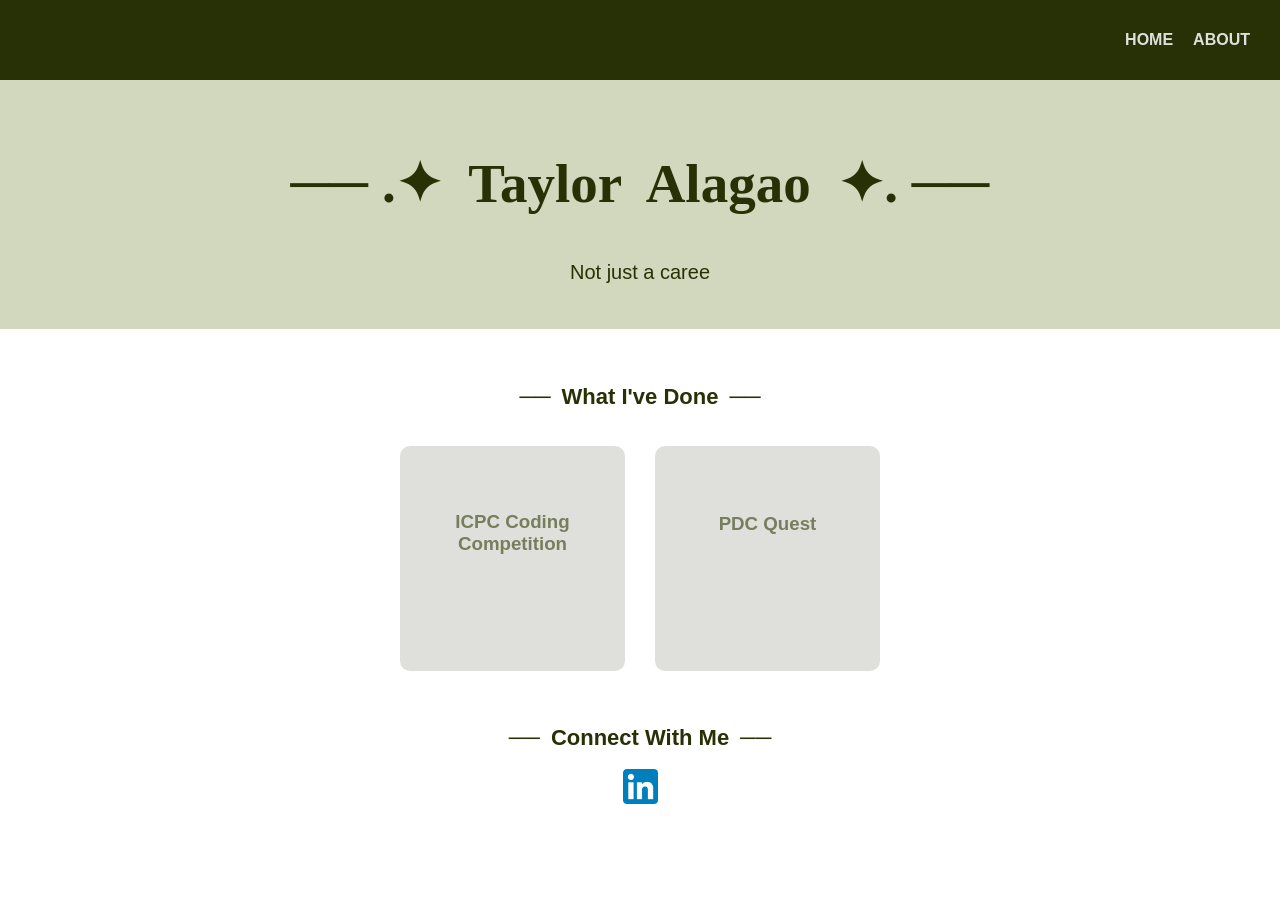
<file: index.html>
<!DOCTYPE html>
<html>

<head>
    <meta charset="UTF-8">
    <title>Portfolio</title>
    <link rel="stylesheet" href="style.css">
</head>

<nav class="navbar">
    <div class="logo"></div>

    <ul class="nav-links" id="navLinks">
        <li><strong><a href="/index.html">HOME</a></strong></li>
        <li><strong><a href="pages/AboutMe.html">ABOUT</a></strong></li>
    </ul>

    <div class="hamburger" id="hamburger">
        ☰
    </div>
</nav>

<section id="homeheading">
    <h2>── .✦&ensp;Taylor&ensp;Alagao&ensp;✦. ──</h2>
    <p id="intro"></p>
</section>
<br>
<br>
<body>
    <h2>──&ensp;What I've Done&ensp;──</h2>
    <br>
    <div class="projects-section">
        <div class="projects">
            <div class="project" data-url="/projects/ICPC.html">
                <h3>ICPC Coding Competition</h3>
                <p>2023 & 2024 Participant.</p>
            </div>

            <div class="project" data-url="/projects/pdc.html">
                <h3>PDC Quest</h3>
                <p>Graphic Designer & Website Developer.</p>
            </div>
        </div>
    </div>
<br>
<br>
    <h2>──&ensp;Connect With Me&ensp;──</h2>
    <div id="connects"></div>
    <script src="script.js"></script>
</body>

</html>
</file>
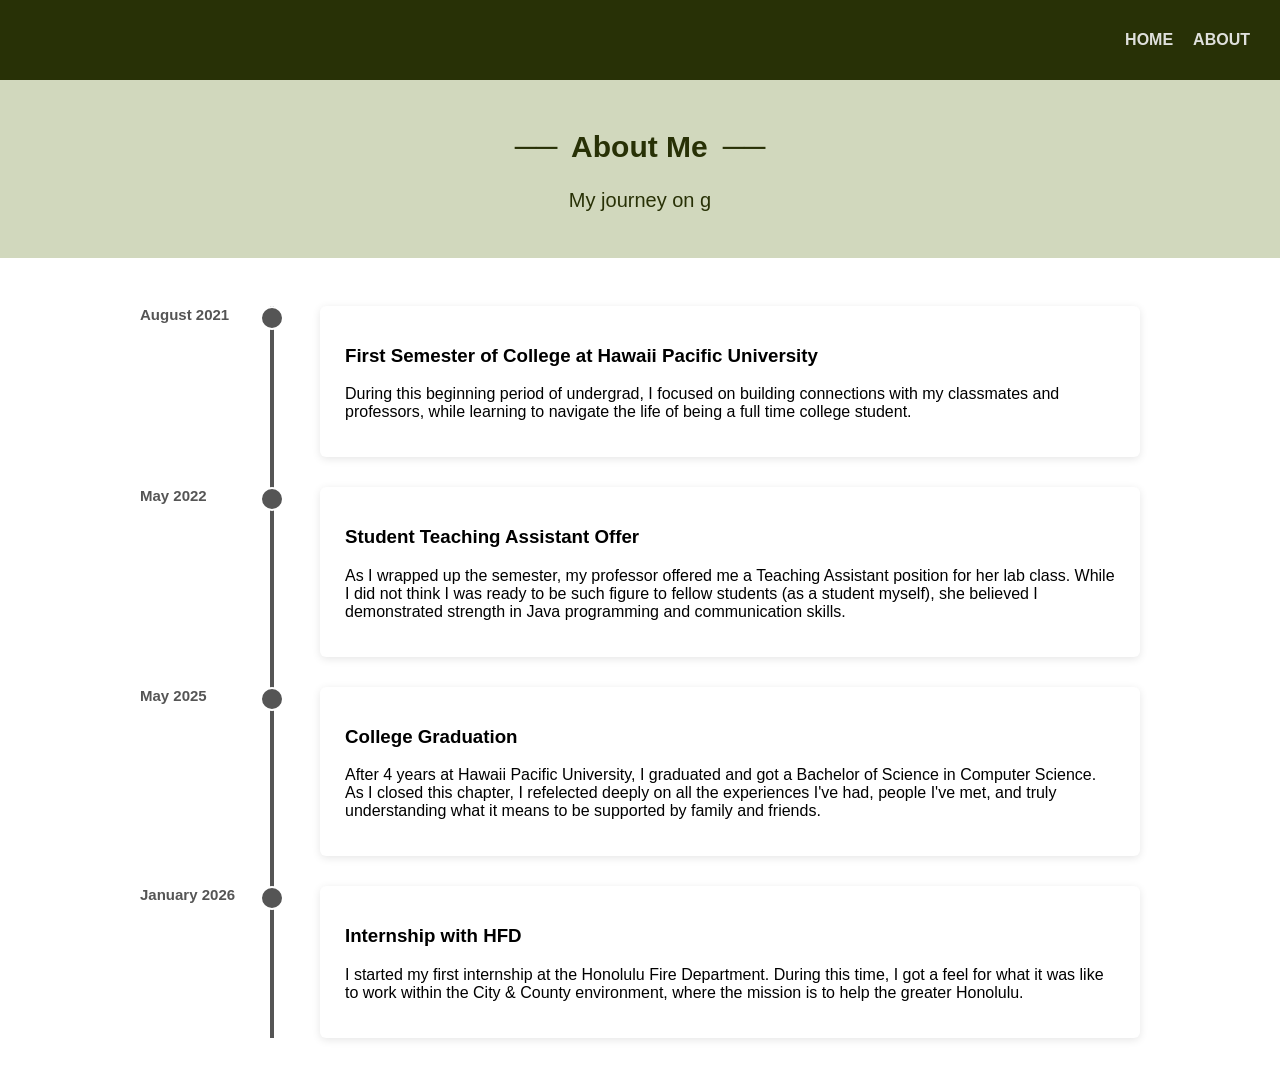
<file: pages/AboutMe.html>
<!DOCTYPE html>
<html>

<head>
  <meta charset="UTF-8">
  <title>Portfolio</title>
  <link rel="stylesheet" href="../style.css">
</head>

<body>

  <nav class="navbar">
    <div class="logo"></div>

    <ul class="nav-links" id="navLinks">
      <li><strong><a href="../index.html">HOME</a></strong></li>
      <li><strong><a href="../pages/AboutMe.html">ABOUT</a></strong></li>
    </ul>

    <div class="hamburger" id="hamburger">
      ☰
    </div>
  </nav>
  <section id="homeheading">
        <h2 style="font-family: Verdana, sans-serif; font-size: 30px;">──&ensp;About Me&ensp;──</h2>
        <p id="about"></p>
    </section>

  <br>
  <section class="timeline">
    <div class="timeline-item">
      <div class="timeline-date">August 2021</div>
      <div class="timeline-content">
        <h3>First Semester of College at Hawaii Pacific University</h3>
        <p>During this beginning period of undergrad, I focused on building connections with my classmates and
          professors, while learning to navigate the life of being a full time college student.
        </p>
      </div>
    </div>

    <div class="timeline-item">
      <div class="timeline-date">May 2022</div>
      <div class="timeline-content">
        <h3>Student Teaching Assistant Offer</h3>
        <p>As I wrapped up the semester, my professor offered me a Teaching Assistant position for her lab class.
          While I did not think I was ready to be such figure to fellow students (as a student myself), she believed I
          demonstrated
          strength in Java programming and communication skills.
        </p>
      </div>
    </div>

    <div class="timeline-item">
      <div class="timeline-date">May 2025</div>
      <div class="timeline-content">
        <h3>College Graduation</h3>
        <p>After 4 years at Hawaii Pacific University, I graduated and got a
          Bachelor of Science in Computer Science. As I closed this chapter, I refelected
          deeply on all the experiences I've had, people I've met, and truly understanding what it means to
          be supported by family and friends.
        </p>
      </div>
    </div>

    <div class="timeline-item">
      <div class="timeline-date">January 2026</div>
      <div class="timeline-content">
        <h3>Internship with HFD</h3>
        <p>I started my first internship at the Honolulu Fire Department. During this time, I got a feel for
          what it was like to work within the City & County environment, where the mission is to help the greater
          Honolulu.
        </p>
      </div>
    </div>





  </section>

  <script src="../script.js"></script>
</body>

</html>
</file>
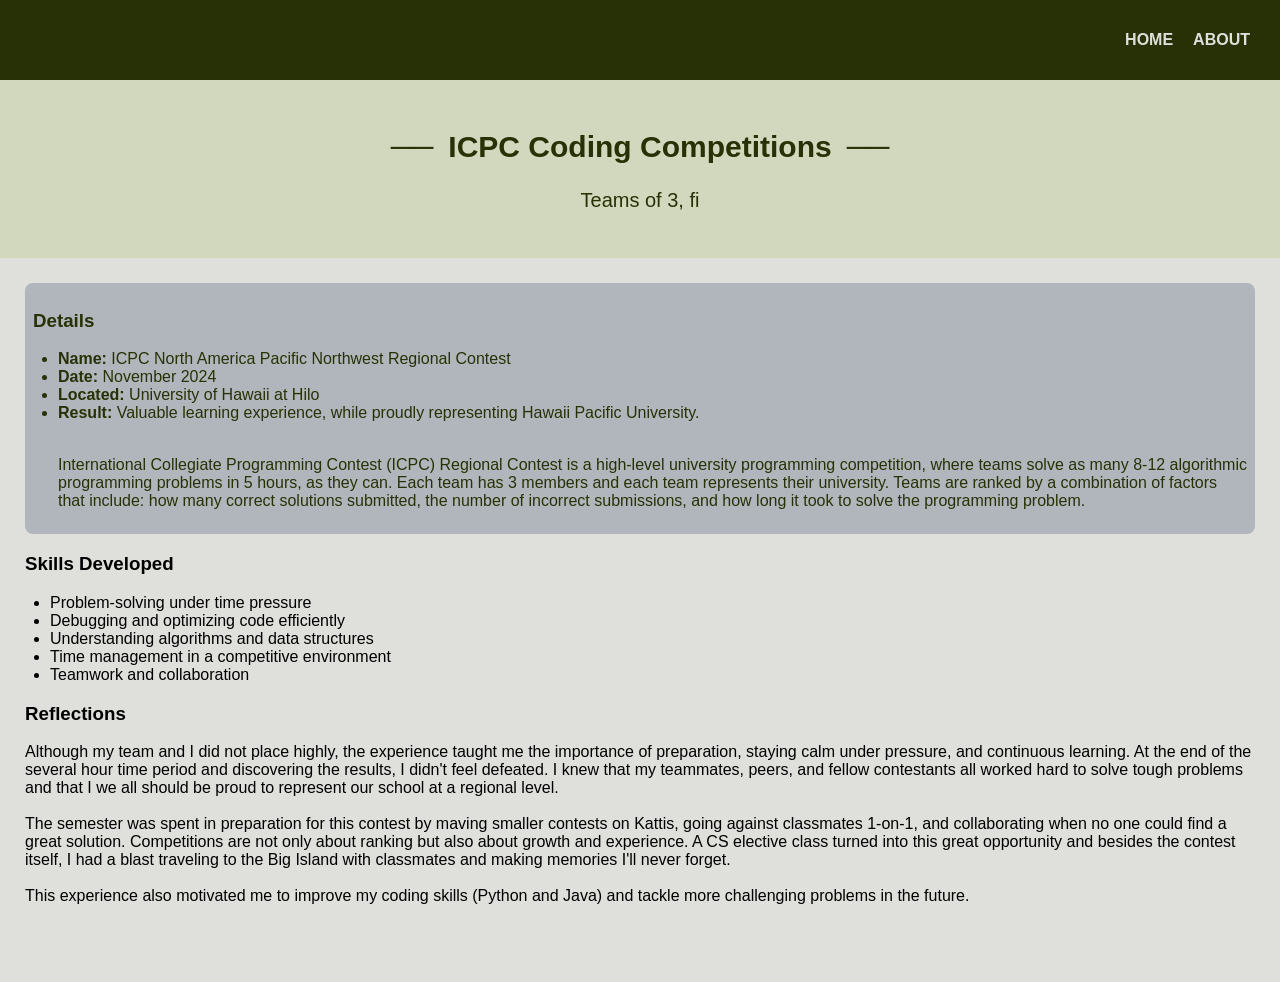
<file: projects/ICPC.html>
<!DOCTYPE html>
<html>

<head>
    <meta charset="UTF-8">
    <title>Portfolio</title>
    <link rel="stylesheet" href="../style.css">
</head>

<body>

    <nav class="navbar">
        <div class="logo"></div>

        <ul class="nav-links" id="navLinks">
            <li><strong><a href="../index.html">HOME</a></strong></li>
            <li><strong><a href="../pages/AboutMe.html">ABOUT</a></strong></li>
        </ul>

        <div class="hamburger" id="hamburger">
            ☰
        </div>
    </nav>
    <section id="homeheading">
        <h2 style="font-family: Verdana, sans-serif; font-size: 30px;">──&ensp;ICPC Coding Competitions&ensp;──</h2>
        <p id="icpc"></p>
    </section>
    <section id="competition">
        <!-- Details -->
        <div class="competition-details">
            <h3>Details</h3>
            <ul>
                <li><strong>Name:</strong> ICPC North America Pacific Northwest Regional Contest</li>
                <li><strong>Date:</strong> November 2024</li>
                <li><strong>Located:</strong> University of Hawaii at Hilo</li>
                <li><strong>Result:</strong> Valuable learning experience, while proudly representing Hawaii Pacific
                    University.</li>
                <br>
                <p>International Collegiate Programming Contest (ICPC) Regional Contest is a high-level university
                    programming competition, where
                    teams solve as many 8-12 algorithmic programming problems in 5 hours, as they can. Each team has 3
                    members and each team represents
                    their university. Teams are ranked by a combination of factors that include: how many correct
                    solutions submitted, the number of incorrect submissions,
                    and how long it took to solve the programming problem.
                </p>
            </ul>
        </div>

        <!-- Skills Gained -->
        <div class="skills-gained">
            <h3>Skills Developed</h3>
            <ul>
                <li>Problem-solving under time pressure</li>
                <li>Debugging and optimizing code efficiently</li>
                <li>Understanding algorithms and data structures</li>
                <li>Time management in a competitive environment</li>
                <li>Teamwork and collaboration</li>
            </ul>
        </div>

        <!-- Thoughts -->
        <div class="thoughts">
            <h3>Reflections</h3>
            <p>
                Although my team and I did not place highly, the experience taught me the importance of preparation,
                staying calm
                under pressure, and continuous learning. At the end of the several hour time period and discovering the
                results,
                I didn't feel defeated. I knew that my teammates, peers, and fellow contestants all worked hard to solve
                tough
                problems and that I we all should be proud to represent our school at a regional level.
                <br><br>
                The semester was spent in preparation for this contest by maving smaller contests on Kattis, going
                against classmates 1-on-1,
                and collaborating when no one could find a great solution. Competitions are not only about ranking but
                also about growth and experience. A CS elective class turned into this great
                opportunity and besides the contest itself, I had a blast traveling to the Big Island with classmates
                and making memories I'll never forget.
                <br><br>

                This experience also motivated me to improve my coding skills (Python and Java) and tackle more
                challenging problems in the future.
            </p>
        </div>

        <!-- <section id="photo-gallery">
        <h2>Photo Gallery</h2>
        <div class="gallery">
            <div class="gallery-item">
                <img src="../imgs/IMG_5289.JPEG" alt="Coding Competition">
                <div class="overlay"></div>
            </div>
            <div class="gallery-item">
                <img src="../imgs/IMG_5348.JPEG" alt="Coding Competition">
                <div class="overlay"></div>
            </div>
        </div>
    </section> -->
        <br>
        <br>
        <script src="../script.js"></script>
</body>

</html>
</file>
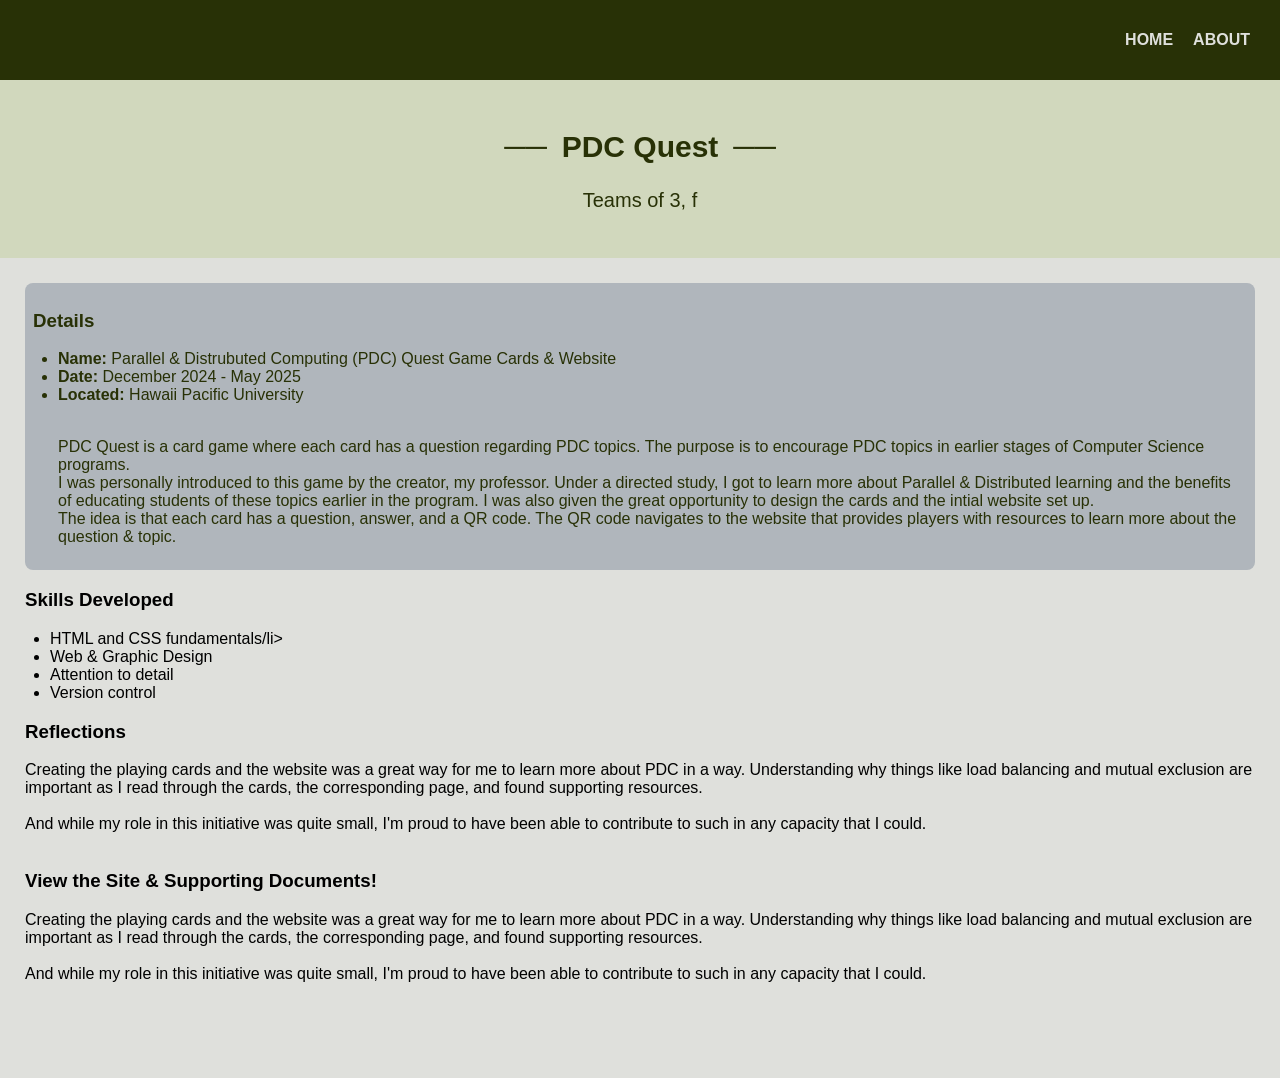
<file: projects/pdc.html>
<!DOCTYPE html>
<html>

<head>
    <meta charset="UTF-8">
    <title>Portfolio</title>
    <link rel="stylesheet" href="../style.css">
</head>

<body>

    <nav class="navbar">
        <div class="logo"></div>

        <ul class="nav-links" id="navLinks">
            <li><strong><a href="..//index.html">HOME</a></strong></li>
            <li><strong><a href="../pages/AboutMe.html">ABOUT</a></strong></li>
        </ul>

        <div class="hamburger" id="hamburger">
            ☰
        </div>
    </nav>
    <section id="homeheading">
        <h2 style="font-family: Verdana, sans-serif; font-size: 30px;">──&ensp;PDC Quest&ensp;──</h2>
        <p id="icpc"></p>
    </section>
    <section id="competition">
        <!-- Details -->
        <div class="competition-details">
            <h3>Details</h3>
            <ul>
                <li><strong>Name:</strong> Parallel & Distrubuted Computing (PDC) Quest Game Cards & Website</li>
                <li><strong>Date:</strong> December 2024 - May 2025</li>
                <li><strong>Located:</strong> Hawaii Pacific University</li>
                <br>
                <p>PDC Quest is a card game where each card has a question regarding PDC topics. The purpose is to
                    encourage
                    PDC topics in earlier stages of Computer Science programs.
                    <br>
                    I was personally introduced to this game by the creator, my professor. Under a directed study, I got
                    to learn more about
                    Parallel & Distributed learning and the benefits of educating students of these topics earlier in
                    the program. I was also
                    given the great opportunity to design the cards and the intial website set up.
                    <br>
                    The idea is that each card has a question, answer, and a QR code. The QR code navigates to the
                    website that provides players
                    with resources to learn more about the question & topic.
                </p>
            </ul>
        </div>

        <!-- Skills Gained -->
        <div class="skills-gained">
            <h3>Skills Developed</h3>
            <ul>
                <li>HTML and CSS fundamentals/li>
                <li>Web & Graphic Design</li>
                <li>Attention to detail</li>
                <li>Version control</li>
            </ul>
        </div>

        <!-- Thoughts -->
        <div class="thoughts">
            <h3>Reflections</h3>
            <p>
                Creating the playing cards and the website was a great way for me to learn
                more about PDC in a way. Understanding why things like load balancing and mutual exclusion are important
                as I read through
                the cards, the corresponding page, and found supporting resources.
                <br><br>
                And while my role in this initiative was quite small, I'm proud to have been able to contribute to such
                in any capacity that I could.
                <br><br>
            </p>
            <h3>View the Site & Supporting Documents!</h3>
            <p>
                Creating the playing cards and the website was a great way for me to learn
                more about PDC in a way. Understanding why things like load balancing and mutual exclusion are important
                as I read through
                the cards, the corresponding page, and found supporting resources.
                <br><br>
                And while my role in this initiative was quite small, I'm proud to have been able to contribute to such
                in any capacity that I could.
                <br><br>
            </p>
        </div>
        <br>
        <br>
        <script src="../script.js"></script>
</body>

</html>
</file>
<file: style.css>
* {
  font-family: Verdana, sans-serif;
}

body {
  margin: 0;
  padding: 0;
  font-family: Merriweather, serif;

  h2 {
    font-size: 22px;
    font-family: Verdana, sans-serif;
    color: #283106;
    text-align: center;
  }
}

#homeheading {
  background-color: #D1D8BD;
  padding: 2% 1%;
  color: #283106;
  text-align: center;

  p {
    font-size: 20px;
    font-family: Verdana, sans-serif;
  }

  h2 {
    font-size: 55px;
    font-family: cursive;
  }
}

/* Centers everything */
.projects-section {
  width: 100%;
  display: flex;
  justify-content: center;
}

.projects {
  display: flex;
  gap: 30px;
  align-items: center;
  /* prevents height shifting */
}

/* Square cards */
.project {
  width: 225px;
  aspect-ratio: 1 / 1;
  background: #DFE0DC;
  color: #777E5C;
  border-radius: 10px;
  padding: 15px;
  box-sizing: border-box;
  cursor: pointer;

  display: flex;
  flex-direction: column;
  justify-content: center;
  text-align: center;

  transition: transform 0.3s ease, background 0.3s ease;
}

.project p {
  opacity: 0;
  transition: opacity 0.5s ease;
}

.project:hover {
  transform: scale(1.15);
  background: #B0B6BC;
  z-index: 10;
  color: #283106;
}

.project:hover p {
  opacity: 1;
}

.connect {
  text-align: center;
  margin: 10px;
}

.connect img {
  width: 35px;
  height: auto;
  display: block;
  margin: 3px auto;
}

.navbar {
  display: flex;
  justify-content: space-between;
  align-items: center;
  background: #283106;
  padding: 15px 30px;
  color: #DFE0DC;
  position: sticky;
  top: 0;
  font-family: Verdana, sans-serif;
  z-index: 1000;
}

.logo {
  font-size: 20px;
  font-weight: bold;
}

.nav-links {
  list-style: none;
  display: flex;
}

.nav-links li {
  margin-left: 20px;
}

.nav-links a {
  text-decoration: none;
  color: #DFE0DC;
  transition: 0.3s;
}

.nav-links a:hover {
  color: #B0B6BC;
}

.hamburger {
  display: none;
  font-size: 24px;
  cursor: pointer;
}

/* Responsive */
@media (max-width: 768px) {

  .nav-links {
    display: none;
    flex-direction: column;
    position: absolute;
    right: 0;
    top: 60px;
    background: #222;
    width: 200px;
    padding: 20px;
  }

  .nav-links li {
    margin: 10px 0;
  }

  .nav-links.active {
    display: flex;
  }

  .hamburger {
    display: block;
  }
}

.timeline {
  position: relative;
  max-width: 1000px;
  margin: 0 auto;
}

.timeline-item {
  display: flex;
  position: relative;
  align-items: flex-start;
  margin: 30px 0px;
}

.timeline-date {
  width: 180px;
  font-weight: bold;
  font-size: 15px;
  color: #555;
  position: relative;
  text-align: left;
}

.timeline-content {
  background: white;
  padding: 15px 20px;
  border-radius: 6px;
  box-shadow: 0 2px 8px rgba(0, 0, 0, 0.1);
  flex: 1;
  position: relative;
  padding: 20px 25px;
}

/* line */
.timeline::before {
  content: '';
  position: absolute;
  left: 130px;
  top: 0;
  bottom: 0;
  width: 4px;
  background: #555;
}

/* bullet point */
.timeline-item::before {
  content: '';
  position: absolute;
  left: 120px;
  top: 0;
  width: 20px;
  height: 20px;
  background: #555;
  border-radius: 50%;
  border: 2px solid white;
}

#competition {
  padding: 25px;
  background-color: #DFE0DC;
}

.competition-details {
  padding: 8px;
  border-radius: 8px;
  background-color: #B0B6BC;
  color: #283106;
}

#competition ul {
  list-style-type: disc;
  padding-left: 25px;
}

/* Gallery layout */
.gallery {
  display: flex;
  gap: 15px;
  flex-wrap: wrap;
  justify-content: center;
}

.gallery-item {
  position: relative;
  overflow: hidden;
  border-radius: 10px;
  cursor: pointer;
  transition: transform 0.3s ease;
}

.gallery-item img {
  display: block;
  width: 200px;
  height: 120px;
  object-fit: cover;
  transition: transform 0.5s ease, filter 0.5s ease;
}

/* Zoom & dim effect on hover */
.gallery-item:hover img {
  transform: scale(1.1) rotate(2deg);
  filter: brightness(80%);
}

/* Overlay text */
.overlay {
  position: absolute;
  bottom: 0;
  background: rgba(0, 0, 0, 0.6);
  color: #fff;
  width: 100%;
  text-align: center;
  padding: 5px 0;
  opacity: 0;
  transition: opacity 0.3s ease;
}

.gallery-item:hover .overlay {
  opacity: 1;
}
</file>
